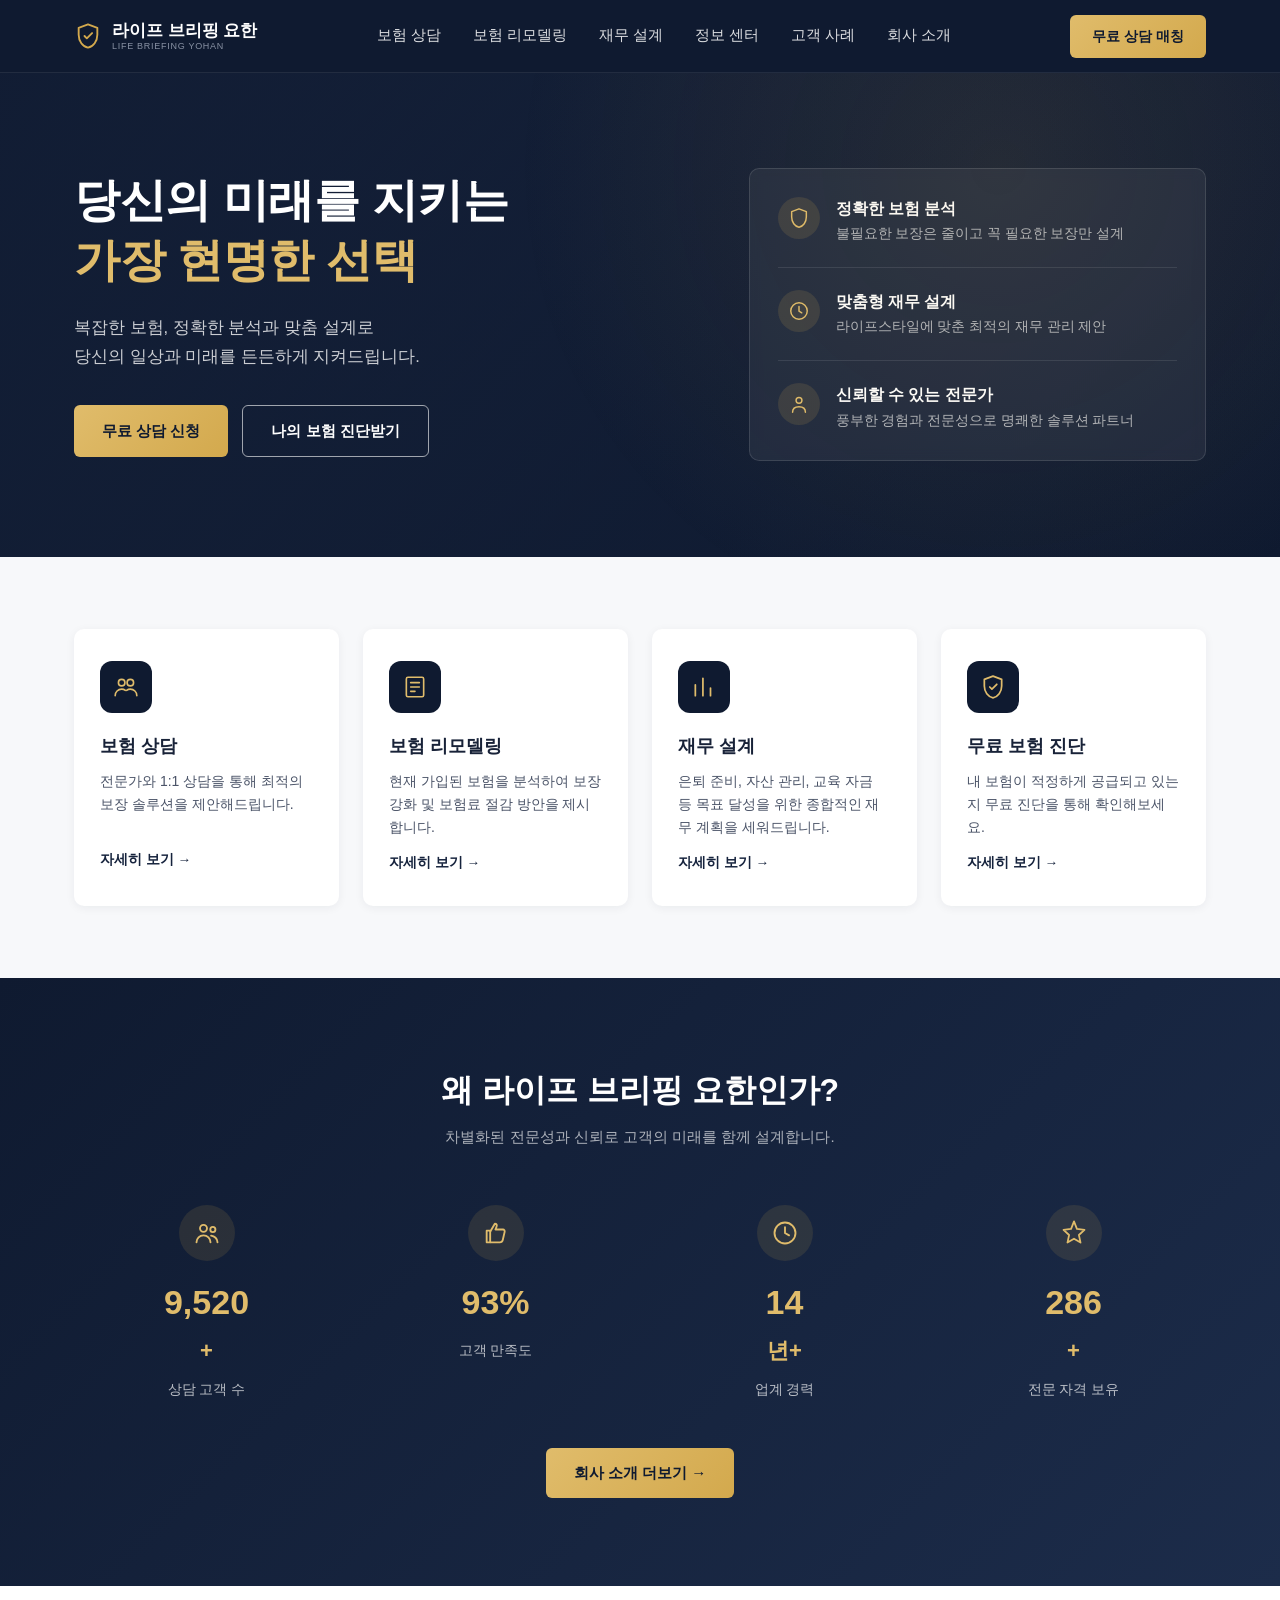
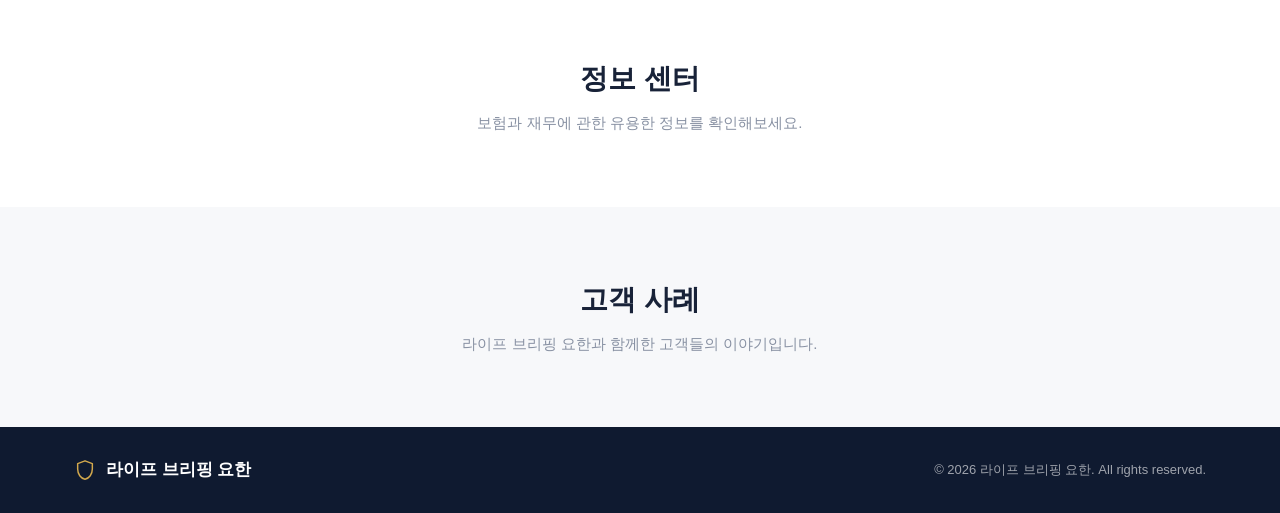
<file: JARVIS/index.html>
<!DOCTYPE html>
<html lang="ko">
<head>
<meta charset="UTF-8">
<meta name="viewport" content="width=device-width, initial-scale=1.0">
<title>라이프 브리핑 요한 | 당신의 미래를 지키는 가장 현명한 선택</title>
<link rel="stylesheet" href="styles.css">
</head>
<body>

<header class="header" id="header">
  <div class="container header-inner">
    <a href="#top" class="logo">
      <span class="logo-icon">
        <svg width="28" height="28" viewBox="0 0 24 24" fill="none" xmlns="http://www.w3.org/2000/svg">
          <path d="M12 2L4 5V11C4 16.5 7.4 21.2 12 22C16.6 21.2 20 16.5 20 11V5L12 2Z" stroke="currentColor" stroke-width="1.6" stroke-linejoin="round"/>
          <path d="M9 12L11 14L15.5 9.5" stroke="currentColor" stroke-width="1.6" stroke-linecap="round" stroke-linejoin="round"/>
        </svg>
      </span>
      <span class="logo-text">
        라이프 브리핑 요한
        <small>LIFE BRIEFING YOHAN</small>
      </span>
    </a>

    <nav class="nav" id="nav">
      <a href="#consult">보험 상담</a>
      <a href="#remodeling">보험 리모델링</a>
      <a href="#finance">재무 설계</a>
      <a href="#info">정보 센터</a>
      <a href="#cases">고객 사례</a>
      <a href="#about">회사 소개</a>
    </nav>

    <a href="#consult" class="btn btn-primary btn-nav">무료 상담 매칭</a>

    <button class="hamburger" id="hamburger" aria-label="메뉴 열기">
      <span></span><span></span><span></span>
    </button>
  </div>
</header>

<main id="top">

  <!-- HERO -->
  <section class="hero">
    <div class="hero-overlay"></div>
    <div class="container hero-inner">
      <div class="hero-copy">
        <h1>
          당신의 미래를 지키는<br>
          <span class="accent">가장 현명한 선택</span>
        </h1>
        <p class="hero-desc">
          복잡한 보험, 정확한 분석과 맞춤 설계로<br>
          당신의 일상과 미래를 든든하게 지켜드립니다.
        </p>
        <div class="hero-actions">
          <a href="#consult" class="btn btn-primary">무료 상담 신청</a>
          <a href="#diagnosis" class="btn btn-outline">나의 보험 진단받기</a>
        </div>
      </div>

      <div class="hero-panel">
        <div class="hero-feature">
          <span class="hero-feature-icon">
            <svg width="22" height="22" viewBox="0 0 24 24" fill="none"><path d="M12 2L4 5V11C4 16.5 7.4 21.2 12 22C16.6 21.2 20 16.5 20 11V5L12 2Z" stroke="currentColor" stroke-width="1.6" stroke-linejoin="round"/></svg>
          </span>
          <div>
            <h3>정확한 보험 분석</h3>
            <p>불필요한 보장은 줄이고 꼭 필요한 보장만 설계</p>
          </div>
        </div>
        <div class="hero-feature">
          <span class="hero-feature-icon">
            <svg width="22" height="22" viewBox="0 0 24 24" fill="none"><circle cx="12" cy="12" r="9" stroke="currentColor" stroke-width="1.6"/><path d="M12 7V12L15 14" stroke="currentColor" stroke-width="1.6" stroke-linecap="round"/></svg>
          </span>
          <div>
            <h3>맞춤형 재무 설계</h3>
            <p>라이프스타일에 맞춘 최적의 재무 관리 제안</p>
          </div>
        </div>
        <div class="hero-feature">
          <span class="hero-feature-icon">
            <svg width="22" height="22" viewBox="0 0 24 24" fill="none"><circle cx="12" cy="8" r="3.2" stroke="currentColor" stroke-width="1.6"/><path d="M5 21C5 17 8 15 12 15C16 15 19 17 19 21" stroke="currentColor" stroke-width="1.6" stroke-linecap="round"/></svg>
          </span>
          <div>
            <h3>신뢰할 수 있는 전문가</h3>
            <p>풍부한 경험과 전문성으로 명쾌한 솔루션 파트너</p>
          </div>
        </div>
      </div>
    </div>
  </section>

  <!-- SERVICES -->
  <section class="services">
    <div class="container services-grid">

      <article class="service-card" id="consult">
        <span class="service-icon">
          <svg width="26" height="26" viewBox="0 0 24 24" fill="none"><circle cx="8" cy="8" r="3" stroke="currentColor" stroke-width="1.5"/><circle cx="16" cy="8" r="3" stroke="currentColor" stroke-width="1.5"/><path d="M2 20C2 16.5 4.7 14 8 14C9.3 14 10.5 14.4 11.4 15.1" stroke="currentColor" stroke-width="1.5" stroke-linecap="round"/><path d="M12.6 15.1C13.5 14.4 14.7 14 16 14C19.3 14 22 16.5 22 20" stroke="currentColor" stroke-width="1.5" stroke-linecap="round"/></svg>
        </span>
        <h3>보험 상담</h3>
        <p>전문가와 1:1 상담을 통해 최적의 보장 솔루션을 제안해드립니다.</p>
        <a href="#" class="card-link">자세히 보기 →</a>
      </article>

      <article class="service-card" id="remodeling">
        <span class="service-icon">
          <svg width="26" height="26" viewBox="0 0 24 24" fill="none"><rect x="4" y="3" width="16" height="18" rx="1.5" stroke="currentColor" stroke-width="1.5"/><path d="M8 8H16M8 12H16M8 16H12" stroke="currentColor" stroke-width="1.5" stroke-linecap="round"/></svg>
        </span>
        <h3>보험 리모델링</h3>
        <p>현재 가입된 보험을 분석하여 보장 강화 및 보험료 절감 방안을 제시합니다.</p>
        <a href="#" class="card-link">자세히 보기 →</a>
      </article>

      <article class="service-card" id="finance">
        <span class="service-icon">
          <svg width="26" height="26" viewBox="0 0 24 24" fill="none"><path d="M4 20V10M11 20V4M18 20V13" stroke="currentColor" stroke-width="1.6" stroke-linecap="round"/></svg>
        </span>
        <h3>재무 설계</h3>
        <p>은퇴 준비, 자산 관리, 교육 자금 등 목표 달성을 위한 종합적인 재무 계획을 세워드립니다.</p>
        <a href="#" class="card-link">자세히 보기 →</a>
      </article>

      <article class="service-card" id="diagnosis">
        <span class="service-icon">
          <svg width="26" height="26" viewBox="0 0 24 24" fill="none"><path d="M12 2L4 5V11C4 16.5 7.4 21.2 12 22C16.6 21.2 20 16.5 20 11V5L12 2Z" stroke="currentColor" stroke-width="1.6" stroke-linejoin="round"/><path d="M9 12L11 14L15.5 9.5" stroke="currentColor" stroke-width="1.6" stroke-linecap="round" stroke-linejoin="round"/></svg>
        </span>
        <h3>무료 보험 진단</h3>
        <p>내 보험이 적정하게 공급되고 있는지 무료 진단을 통해 확인해보세요.</p>
        <a href="#" class="card-link">자세히 보기 →</a>
      </article>

    </div>
  </section>

  <!-- WHY US -->
  <section class="why" id="about">
    <div class="container">
      <h2>왜 라이프 브리핑 요한인가?</h2>
      <p class="why-desc">차별화된 전문성과 신뢰로 고객의 미래를 함께 설계합니다.</p>

      <div class="stats-grid">
        <div class="stat">
          <span class="stat-icon">
            <svg width="28" height="28" viewBox="0 0 24 24" fill="none"><circle cx="9" cy="8" r="3" stroke="currentColor" stroke-width="1.6"/><path d="M3 20C3 16.5 5.7 14 9 14C12.3 14 15 16.5 15 20" stroke="currentColor" stroke-width="1.6" stroke-linecap="round"/><circle cx="17" cy="9" r="2.2" stroke="currentColor" stroke-width="1.6"/><path d="M15.5 14.2C18.4 14.6 21 16.9 21 20" stroke="currentColor" stroke-width="1.6" stroke-linecap="round"/></svg>
          </span>
          <strong data-count="10000">0</strong>
          <span class="stat-suffix">+</span>
          <p>상담 고객 수</p>
        </div>
        <div class="stat">
          <span class="stat-icon">
            <svg width="28" height="28" viewBox="0 0 24 24" fill="none"><path d="M7 10V20H4V10H7Z" stroke="currentColor" stroke-width="1.6" stroke-linejoin="round"/><path d="M7 11L11 4C12.5 4 13 5.2 12.5 6.5L11.5 9H18C19 9 19.7 10 19.4 11L17.8 18C17.5 19.2 16.5 20 15.3 20H7" stroke="currentColor" stroke-width="1.6" stroke-linejoin="round"/></svg>
          </span>
          <strong data-count="98" data-suffix="%">0</strong>
          <p>고객 만족도</p>
        </div>
        <div class="stat">
          <span class="stat-icon">
            <svg width="28" height="28" viewBox="0 0 24 24" fill="none"><circle cx="12" cy="12" r="9" stroke="currentColor" stroke-width="1.6"/><path d="M12 7V12L15.5 14" stroke="currentColor" stroke-width="1.6" stroke-linecap="round"/></svg>
          </span>
          <strong data-count="15">0</strong>
          <span class="stat-suffix">년+</span>
          <p>업계 경력</p>
        </div>
        <div class="stat">
          <span class="stat-icon">
            <svg width="28" height="28" viewBox="0 0 24 24" fill="none"><path d="M12 2L14.5 8.5L21 9.3L16.2 13.7L17.6 20.2L12 16.9L6.4 20.2L7.8 13.7L3 9.3L9.5 8.5L12 2Z" stroke="currentColor" stroke-width="1.5" stroke-linejoin="round"/></svg>
          </span>
          <strong data-count="300">0</strong>
          <span class="stat-suffix">+</span>
          <p>전문 자격 보유</p>
        </div>
      </div>

      <a href="#" class="btn btn-primary">회사 소개 더보기 →</a>
    </div>
  </section>

  <!-- INFO / CASES placeholder anchors so nav has destinations -->
  <section class="info" id="info">
    <div class="container">
      <h2>정보 센터</h2>
      <p class="why-desc">보험과 재무에 관한 유용한 정보를 확인해보세요.</p>
    </div>
  </section>

  <section class="cases" id="cases">
    <div class="container">
      <h2>고객 사례</h2>
      <p class="why-desc">라이프 브리핑 요한과 함께한 고객들의 이야기입니다.</p>
    </div>
  </section>

</main>

<footer class="footer">
  <div class="container footer-inner">
    <div class="logo footer-logo">
      <span class="logo-icon">
        <svg width="22" height="22" viewBox="0 0 24 24" fill="none"><path d="M12 2L4 5V11C4 16.5 7.4 21.2 12 22C16.6 21.2 20 16.5 20 11V5L12 2Z" stroke="currentColor" stroke-width="1.6" stroke-linejoin="round"/></svg>
      </span>
      <span class="logo-text">라이프 브리핑 요한</span>
    </div>
    <p>&copy; 2026 라이프 브리핑 요한. All rights reserved.</p>
  </div>
</footer>

<script src="script.js"></script>
</body>
</html>
</file>
<file: JARVIS/styles.css>
:root {
  --navy-900: #0f1a30;
  --navy-800: #16233d;
  --navy-700: #1c2c4a;
  --navy-600: #24365a;
  --gold-500: #d3a94d;
  --gold-400: #e0bc6b;
  --gray-50: #f7f8fa;
  --gray-100: #eef0f4;
  --gray-300: #d6dae2;
  --gray-500: #8891a3;
  --gray-700: #4b5468;
  --text-dark: #182238;
  --white: #ffffff;
  --radius: 10px;
  --max-width: 1180px;
  --shadow-sm: 0 2px 10px rgba(15, 26, 48, 0.06);
  --shadow-md: 0 10px 30px rgba(15, 26, 48, 0.12);
}

* { margin: 0; padding: 0; box-sizing: border-box; }

html { scroll-behavior: smooth; }

body {
  font-family: "Pretendard", "Apple SD Gothic Neo", "Malgun Gothic", -apple-system, BlinkMacSystemFont, sans-serif;
  color: var(--text-dark);
  background: var(--white);
  line-height: 1.5;
  -webkit-font-smoothing: antialiased;
}

a { text-decoration: none; color: inherit; }
ul { list-style: none; }
img { max-width: 100%; display: block; }

.container {
  max-width: var(--max-width);
  margin: 0 auto;
  padding: 0 24px;
}

/* ---------- Buttons ---------- */
.btn {
  display: inline-flex;
  align-items: center;
  justify-content: center;
  gap: 6px;
  padding: 14px 28px;
  border-radius: 6px;
  font-size: 15px;
  font-weight: 600;
  white-space: nowrap;
  transition: transform 0.15s ease, box-shadow 0.15s ease, background 0.15s ease, color 0.15s ease;
  cursor: pointer;
  border: none;
}
.btn-primary {
  background: linear-gradient(135deg, var(--gold-400), var(--gold-500));
  color: var(--navy-900);
}
.btn-primary:hover { transform: translateY(-2px); box-shadow: var(--shadow-md); }

.btn-outline {
  background: transparent;
  border: 1.5px solid rgba(255, 255, 255, 0.6);
  color: var(--white);
}
.btn-outline:hover { background: rgba(255, 255, 255, 0.1); transform: translateY(-2px); }

.btn-nav {
  padding: 11px 22px;
  font-size: 14px;
}

/* ---------- Header ---------- */
.header {
  position: fixed;
  top: 0;
  left: 0;
  right: 0;
  z-index: 100;
  background: var(--navy-900);
  border-bottom: 1px solid rgba(255, 255, 255, 0.08);
}
.header-inner {
  display: flex;
  align-items: center;
  justify-content: space-between;
  height: 72px;
  gap: 24px;
}

.logo {
  display: flex;
  align-items: center;
  gap: 10px;
  flex-shrink: 0;
}
.logo-icon {
  color: var(--gold-500);
  display: flex;
}
.logo-text {
  display: flex;
  flex-direction: column;
  line-height: 1.15;
  font-weight: 700;
  font-size: 17px;
  color: var(--white);
}
.logo-text small {
  font-size: 9px;
  font-weight: 500;
  letter-spacing: 0.08em;
  color: var(--gray-500);
}

.nav {
  display: flex;
  align-items: center;
  gap: 32px;
  flex: 1;
  justify-content: center;
}
.nav a {
  font-size: 14.5px;
  font-weight: 500;
  color: rgba(255, 255, 255, 0.85);
  position: relative;
  padding: 6px 0;
  transition: color 0.15s ease;
}
.nav a:hover { color: var(--gold-400); }
.nav a::after {
  content: "";
  position: absolute;
  left: 0; right: 0; bottom: 0;
  height: 2px;
  background: var(--gold-500);
  transform: scaleX(0);
  transition: transform 0.2s ease;
}
.nav a:hover::after { transform: scaleX(1); }

.hamburger {
  display: none;
  flex-direction: column;
  gap: 5px;
  background: none;
  border: none;
  cursor: pointer;
  padding: 6px;
}
.hamburger span {
  width: 22px;
  height: 2px;
  background: var(--white);
  border-radius: 2px;
}

/* ---------- Hero ---------- */
.hero {
  position: relative;
  padding: 168px 0 96px;
  background:
    linear-gradient(120deg, rgba(15,26,48,0.92) 0%, rgba(15,26,48,0.75) 45%, rgba(15,26,48,0.55) 100%),
    linear-gradient(135deg, #2b3a5c 0%, #16233d 60%, #0f1a30 100%);
  background-size: cover;
  overflow: hidden;
}
.hero::after {
  content: "";
  position: absolute;
  inset: 0;
  background-image: radial-gradient(circle at 78% 30%, rgba(211,169,77,0.10), transparent 45%);
  pointer-events: none;
}
.hero-inner {
  position: relative;
  display: grid;
  grid-template-columns: 1.15fr 0.85fr;
  gap: 56px;
  align-items: center;
}

.hero-copy h1 {
  font-size: clamp(32px, 4vw, 46px);
  font-weight: 800;
  color: var(--white);
  line-height: 1.3;
  letter-spacing: -0.01em;
}
.hero-copy .accent { color: var(--gold-400); }

.hero-desc {
  margin-top: 22px;
  font-size: 16.5px;
  color: rgba(255, 255, 255, 0.78);
  line-height: 1.75;
}

.hero-actions {
  margin-top: 34px;
  display: flex;
  gap: 14px;
  flex-wrap: wrap;
}

.hero-panel {
  background: rgba(255, 255, 255, 0.06);
  border: 1px solid rgba(255, 255, 255, 0.12);
  backdrop-filter: blur(6px);
  border-radius: var(--radius);
  padding: 28px;
  display: flex;
  flex-direction: column;
  gap: 22px;
}
.hero-feature {
  display: flex;
  align-items: flex-start;
  gap: 16px;
  padding-bottom: 22px;
  border-bottom: 1px solid rgba(255, 255, 255, 0.1);
}
.hero-feature:last-child { border-bottom: none; padding-bottom: 0; }
.hero-feature-icon {
  flex-shrink: 0;
  width: 42px;
  height: 42px;
  display: flex;
  align-items: center;
  justify-content: center;
  border-radius: 50%;
  background: rgba(211, 169, 77, 0.14);
  color: var(--gold-400);
}
.hero-feature h3 {
  font-size: 15.5px;
  font-weight: 700;
  color: var(--white);
  margin-bottom: 4px;
}
.hero-feature p {
  font-size: 13.5px;
  color: rgba(255, 255, 255, 0.65);
  line-height: 1.55;
}

/* ---------- Services ---------- */
.services {
  padding: 72px 0;
  background: var(--gray-50);
}
.services-grid {
  display: grid;
  grid-template-columns: repeat(4, 1fr);
  gap: 24px;
}
.service-card {
  background: var(--white);
  border-radius: var(--radius);
  padding: 32px 26px;
  box-shadow: var(--shadow-sm);
  transition: transform 0.2s ease, box-shadow 0.2s ease;
}
.service-card:hover {
  transform: translateY(-6px);
  box-shadow: var(--shadow-md);
}
.service-icon {
  width: 52px;
  height: 52px;
  display: flex;
  align-items: center;
  justify-content: center;
  border-radius: 12px;
  background: var(--navy-900);
  color: var(--gold-400);
  margin-bottom: 20px;
}
.service-card h3 {
  font-size: 18px;
  font-weight: 700;
  margin-bottom: 10px;
}
.service-card p {
  font-size: 14px;
  color: var(--gray-700);
  line-height: 1.65;
  min-height: 66px;
}
.card-link {
  display: inline-block;
  margin-top: 14px;
  font-size: 13.5px;
  font-weight: 600;
  color: var(--navy-800);
  border-bottom: 1.5px solid transparent;
  transition: border-color 0.15s ease, color 0.15s ease;
}
.card-link:hover {
  color: var(--gold-500);
  border-color: var(--gold-500);
}

/* ---------- Why ---------- */
.why {
  padding: 88px 0;
  background: linear-gradient(135deg, var(--navy-900) 0%, var(--navy-700) 100%);
  color: var(--white);
  text-align: center;
}
.why h2 {
  font-size: clamp(24px, 3vw, 32px);
  font-weight: 800;
}
.why-desc {
  margin-top: 12px;
  color: rgba(255, 255, 255, 0.65);
  font-size: 15px;
}
.stats-grid {
  margin: 56px 0 48px;
  display: grid;
  grid-template-columns: repeat(4, 1fr);
  gap: 24px;
}
.stat {
  display: flex;
  flex-direction: column;
  align-items: center;
  gap: 6px;
}
.stat-icon {
  width: 56px;
  height: 56px;
  display: flex;
  align-items: center;
  justify-content: center;
  border-radius: 50%;
  background: rgba(211, 169, 77, 0.12);
  color: var(--gold-400);
  margin-bottom: 10px;
}
.stat strong {
  font-size: 34px;
  font-weight: 800;
  color: var(--gold-400);
  display: inline;
}
.stat-suffix {
  font-size: 22px;
  font-weight: 800;
  color: var(--gold-400);
}
.stat p {
  margin-top: 6px;
  font-size: 14px;
  color: rgba(255, 255, 255, 0.7);
}

/* ---------- Info / Cases (placeholder sections) ---------- */
.info, .cases {
  padding: 72px 0;
  text-align: center;
}
.info { background: var(--white); }
.cases { background: var(--gray-50); }
.info h2, .cases h2 {
  font-size: 28px;
  font-weight: 800;
}
.info .why-desc, .cases .why-desc {
  color: var(--gray-500);
}

/* ---------- Footer ---------- */
.footer {
  background: var(--navy-900);
  color: rgba(255, 255, 255, 0.6);
  padding: 32px 0;
}
.footer-inner {
  display: flex;
  align-items: center;
  justify-content: space-between;
  flex-wrap: wrap;
  gap: 12px;
}
.footer-logo { color: var(--white); font-weight: 700; }
.footer p { font-size: 13px; }

/* ---------- Responsive ---------- */
@media (max-width: 960px) {
  .hero-inner { grid-template-columns: 1fr; }
  .services-grid { grid-template-columns: repeat(2, 1fr); }
  .stats-grid { grid-template-columns: repeat(2, 1fr); }
  .nav { display: none; }
  .btn-nav { display: none; }
  .hamburger { display: flex; }

  .nav.open {
    display: flex;
    position: absolute;
    top: 72px;
    left: 0;
    right: 0;
    background: var(--navy-900);
    flex-direction: column;
    padding: 20px 24px;
    gap: 18px;
    border-top: 1px solid rgba(255,255,255,0.08);
  }
}

@media (max-width: 600px) {
  .services-grid { grid-template-columns: 1fr; }
  .stats-grid { grid-template-columns: 1fr; }
  .hero { padding: 140px 0 64px; }
  .hero-actions { flex-direction: column; }
  .hero-actions .btn { width: 100%; }
}
</file>
